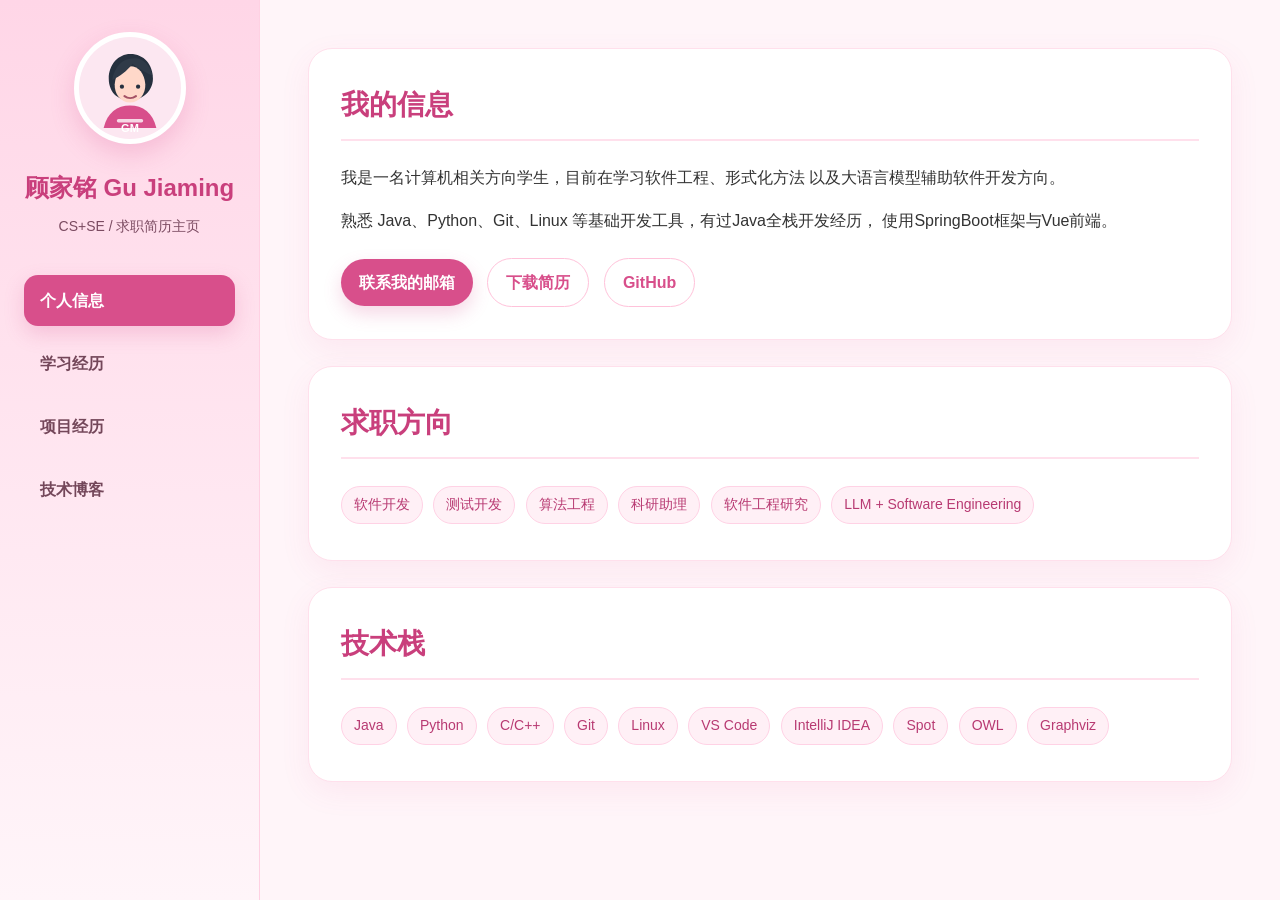
<file: index.html>
<!DOCTYPE html>
<html lang="zh-CN">
<head>
  <meta charset="UTF-8" />
  <meta name="viewport" content="width=device-width, initial-scale=1.0" />
  <title>个人主页 | 首页</title>
  <link rel="stylesheet" href="style.css" />
</head>

<body>
  <div class="layout">

    <aside class="sidebar">
      <div class="profile">
        <img class="avatar" src="avatar.svg" alt="个人头像" />
        <h1>顾家铭 Gu Jiaming</h1>
        <p>CS+SE / 求职简历主页</p>
      </div>

      <nav class="nav">
        <a class="active" href="index.html">个人信息</a>
        <a href="education.html">学习经历</a>
        <a href="projects.html">项目经历</a>
        <a href="blog.html">技术博客</a>
      </nav>
    </aside>

    <main class="content">
      <div class="container">

        <section class="card">
          <h2>我的信息</h2>
          <p>
            我是一名计算机相关方向学生，目前在学习软件工程、形式化方法
            以及大语言模型辅助软件开发方向。
          </p>

          <p>
            熟悉 Java、Python、Git、Linux 等基础开发工具，有过Java全栈开发经历，
            使用SpringBoot框架与Vue前端。
          </p>

          <a class="button" href="mailto:2415276178@qq.com">联系我的邮箱</a>
          <a class="button secondary" href="resume.pdf">下载简历</a>
          <a class="button secondary" href="https://github.com//boluo-tangbao">GitHub</a>
        </section>

        <section class="card">
          <h2>求职方向</h2>
          <span class="tag">软件开发</span>
          <span class="tag">测试开发</span>
          <span class="tag">算法工程</span>
          <span class="tag">科研助理</span>
          <span class="tag">软件工程研究</span>
          <span class="tag">LLM + Software Engineering</span>
        </section>

        <section class="card">
          <h2>技术栈</h2>
          <span class="tag">Java</span>
          <span class="tag">Python</span>
          <span class="tag">C/C++</span>
          <span class="tag">Git</span>
          <span class="tag">Linux</span>
          <span class="tag">VS Code</span>
          <span class="tag">IntelliJ IDEA</span>
          <span class="tag">Spot</span>
          <span class="tag">OWL</span>
          <span class="tag">Graphviz</span>
        </section>

      </div>
    </main>

  </div>
</body>
</html>
</file>
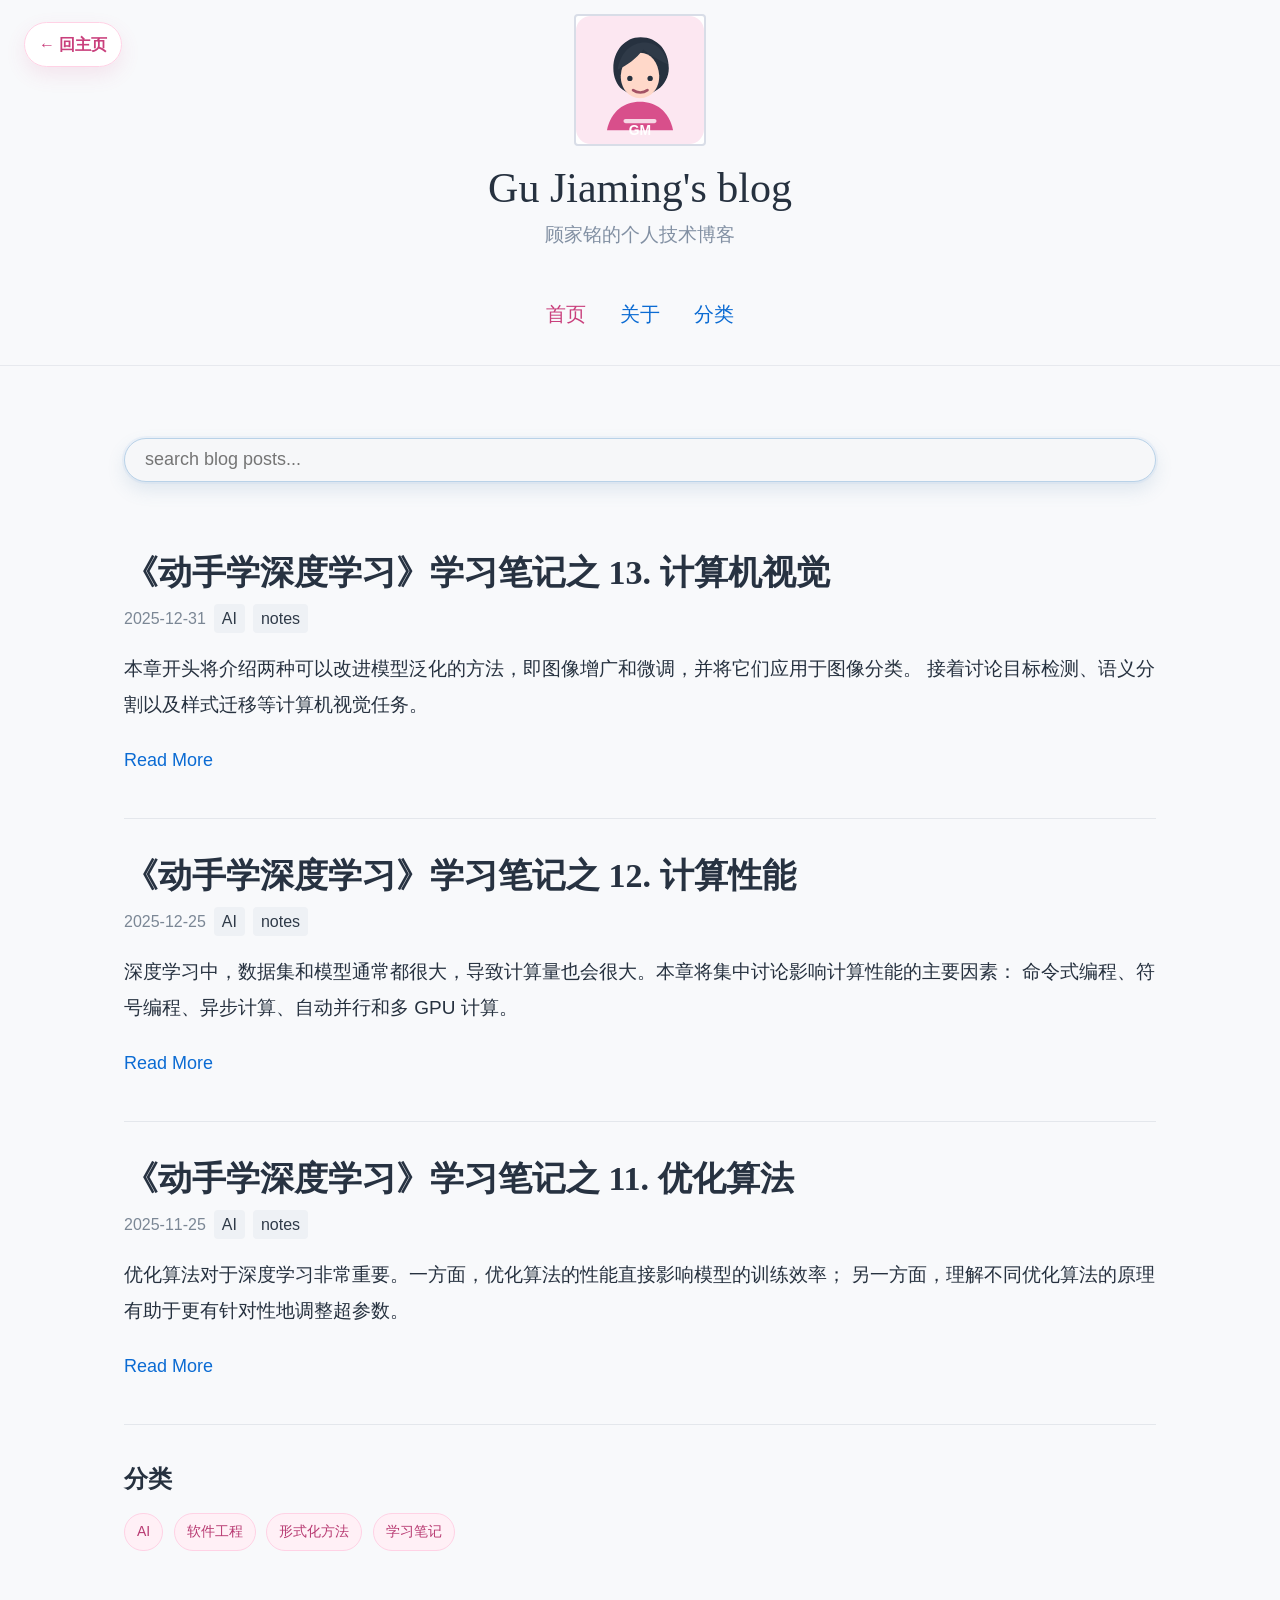
<file: blog.html>
<!DOCTYPE html>
<html lang="zh-CN">
<head>
  <meta charset="UTF-8" />
  <meta name="viewport" content="width=device-width, initial-scale=1.0" />
  <title>个人主页 | 技术博客</title>
  <link rel="stylesheet" href="style.css" />
</head>

<body class="blog-page">
  <a class="back-home" href="index.html">← 回主页</a>

  <header class="blog-hero">
    <img class="blog-avatar" src="avatar.svg" alt="个人头像" />
    <h1>Gu Jiaming's blog</h1>
    <p>顾家铭的个人技术博客</p>

    <nav class="blog-tabs">
      <a class="active" href="blog.html">首页</a>
      <a href="index.html">关于</a>
      <a href="#categories">分类</a>
    </nav>
  </header>

  <main class="blog-main">
    <label class="search-box">
      <span class="sr-only">搜索博客文章</span>
      <input type="search" placeholder="search blog posts..." />
    </label>

    <article class="post-preview">
      <h2>《动手学深度学习》学习笔记之 13. 计算机视觉</h2>
      <div class="post-meta">
        <time datetime="2025-12-31">2025-12-31</time>
        <span>AI</span>
        <span>notes</span>
      </div>
      <p>
        本章开头将介绍两种可以改进模型泛化的方法，即图像增广和微调，并将它们应用于图像分类。
        接着讨论目标检测、语义分割以及样式迁移等计算机视觉任务。
      </p>
      <span class="read-more">Read More</span>
    </article>

    <article class="post-preview">
      <h2>《动手学深度学习》学习笔记之 12. 计算性能</h2>
      <div class="post-meta">
        <time datetime="2025-12-25">2025-12-25</time>
        <span>AI</span>
        <span>notes</span>
      </div>
      <p>
        深度学习中，数据集和模型通常都很大，导致计算量也会很大。本章将集中讨论影响计算性能的主要因素：
        命令式编程、符号编程、异步计算、自动并行和多 GPU 计算。
      </p>
      <span class="read-more">Read More</span>
    </article>

    <article class="post-preview">
      <h2>《动手学深度学习》学习笔记之 11. 优化算法</h2>
      <div class="post-meta">
        <time datetime="2025-11-25">2025-11-25</time>
        <span>AI</span>
        <span>notes</span>
      </div>
      <p>
        优化算法对于深度学习非常重要。一方面，优化算法的性能直接影响模型的训练效率；
        另一方面，理解不同优化算法的原理有助于更有针对性地调整超参数。
      </p>
      <span class="read-more">Read More</span>
    </article>

    <section id="categories" class="blog-categories">
      <h2>分类</h2>
      <span class="tag">AI</span>
      <span class="tag">软件工程</span>
      <span class="tag">形式化方法</span>
      <span class="tag">学习笔记</span>
    </section>
  </main>
</body>
</html>
</file>
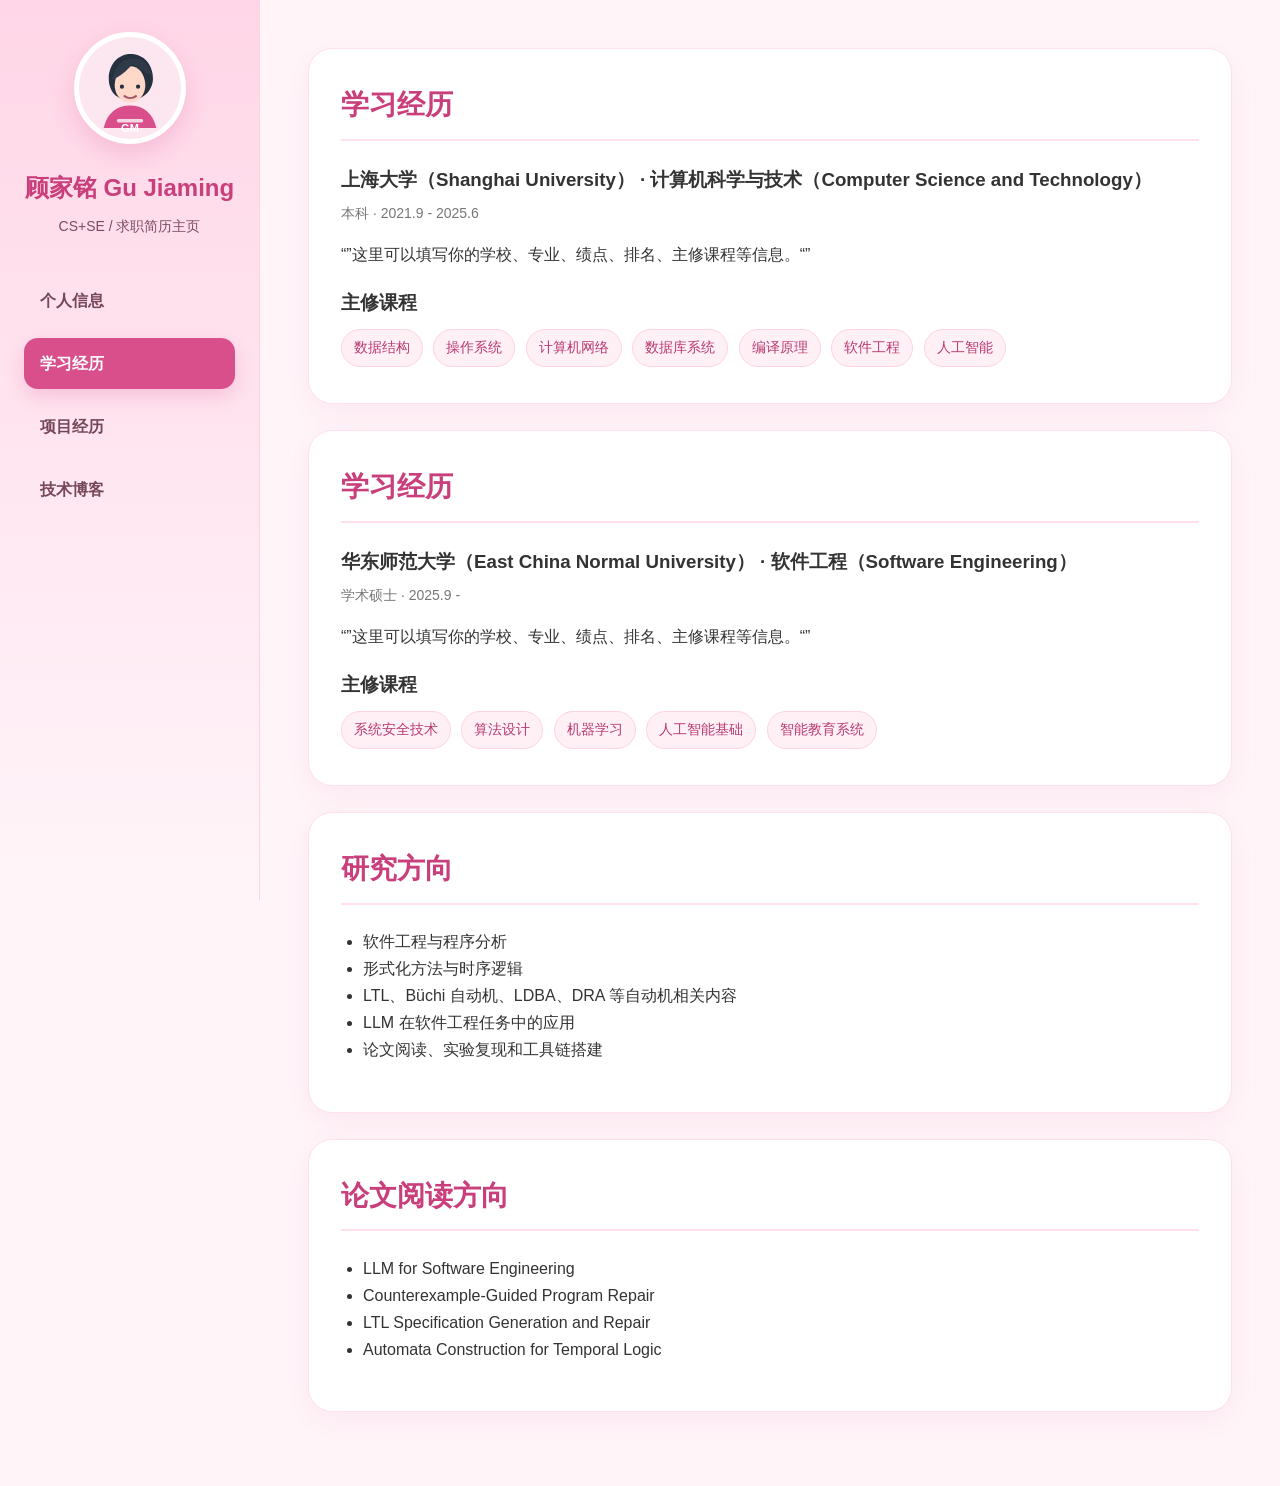
<file: education.html>
<!DOCTYPE html>
<html lang="zh-CN">
<head>
  <meta charset="UTF-8" />
  <meta name="viewport" content="width=device-width, initial-scale=1.0" />
  <title>个人主页 | 学习经历</title>
  <link rel="stylesheet" href="style.css" />
</head>

<body>
  <div class="layout">

    <aside class="sidebar">
      <div class="profile">
        <img class="avatar" src="avatar.svg" alt="个人头像" />
        <h1>顾家铭 Gu Jiaming</h1>
        <p>CS+SE / 求职简历主页</p>
      </div>

      <nav class="nav">
        <a href="index.html">个人信息</a>
        <a class="active" href="education.html">学习经历</a>
        <a href="projects.html">项目经历</a>
        <a href="blog.html">技术博客</a>
      </nav>
    </aside>

    <main class="content">
      <div class="container">

        <section class="card">
          <h2>学习经历</h2>

          <h3>上海大学（Shanghai University） · 计算机科学与技术（Computer Science and Technology）</h3>
          <div class="meta">本科 · 2021.9 - 2025.6</div>

          <p>
            “”这里可以填写你的学校、专业、绩点、排名、主修课程等信息。“”
          </p>

          <h3>主修课程</h3>
          <span class="tag">数据结构</span>
          <span class="tag">操作系统</span>
          <span class="tag">计算机网络</span>
          <span class="tag">数据库系统</span>
          <span class="tag">编译原理</span>
          <span class="tag">软件工程</span>
          <span class="tag">人工智能</span>
        </section>

        <section class="card">
          <h2>学习经历</h2>

          <h3>华东师范大学（East China Normal University） · 软件工程（Software Engineering）</h3>
          <div class="meta">学术硕士 · 2025.9 -</div>

          <p>
            “”这里可以填写你的学校、专业、绩点、排名、主修课程等信息。“”
          </p>

          <h3>主修课程</h3>
          <span class="tag">系统安全技术</span>
          <span class="tag">算法设计</span>
          <span class="tag">机器学习</span>
          <span class="tag">人工智能基础</span>
          <span class="tag">智能教育系统</span>
        </section>

        <section class="card">
          <h2>研究方向</h2>

          <ul>
            <li>软件工程与程序分析</li>
            <li>形式化方法与时序逻辑</li>
            <li>LTL、Büchi 自动机、LDBA、DRA 等自动机相关内容</li>
            <li>LLM 在软件工程任务中的应用</li>
            <li>论文阅读、实验复现和工具链搭建</li>
          </ul>
        </section>

        <section class="card">
          <h2>论文阅读方向</h2>

          <ul>
            <li>LLM for Software Engineering</li>
            <li>Counterexample-Guided Program Repair</li>
            <li>LTL Specification Generation and Repair</li>
            <li>Automata Construction for Temporal Logic</li>
          </ul>
        </section>

      </div>
    </main>

  </div>
</body>
</html>
</file>
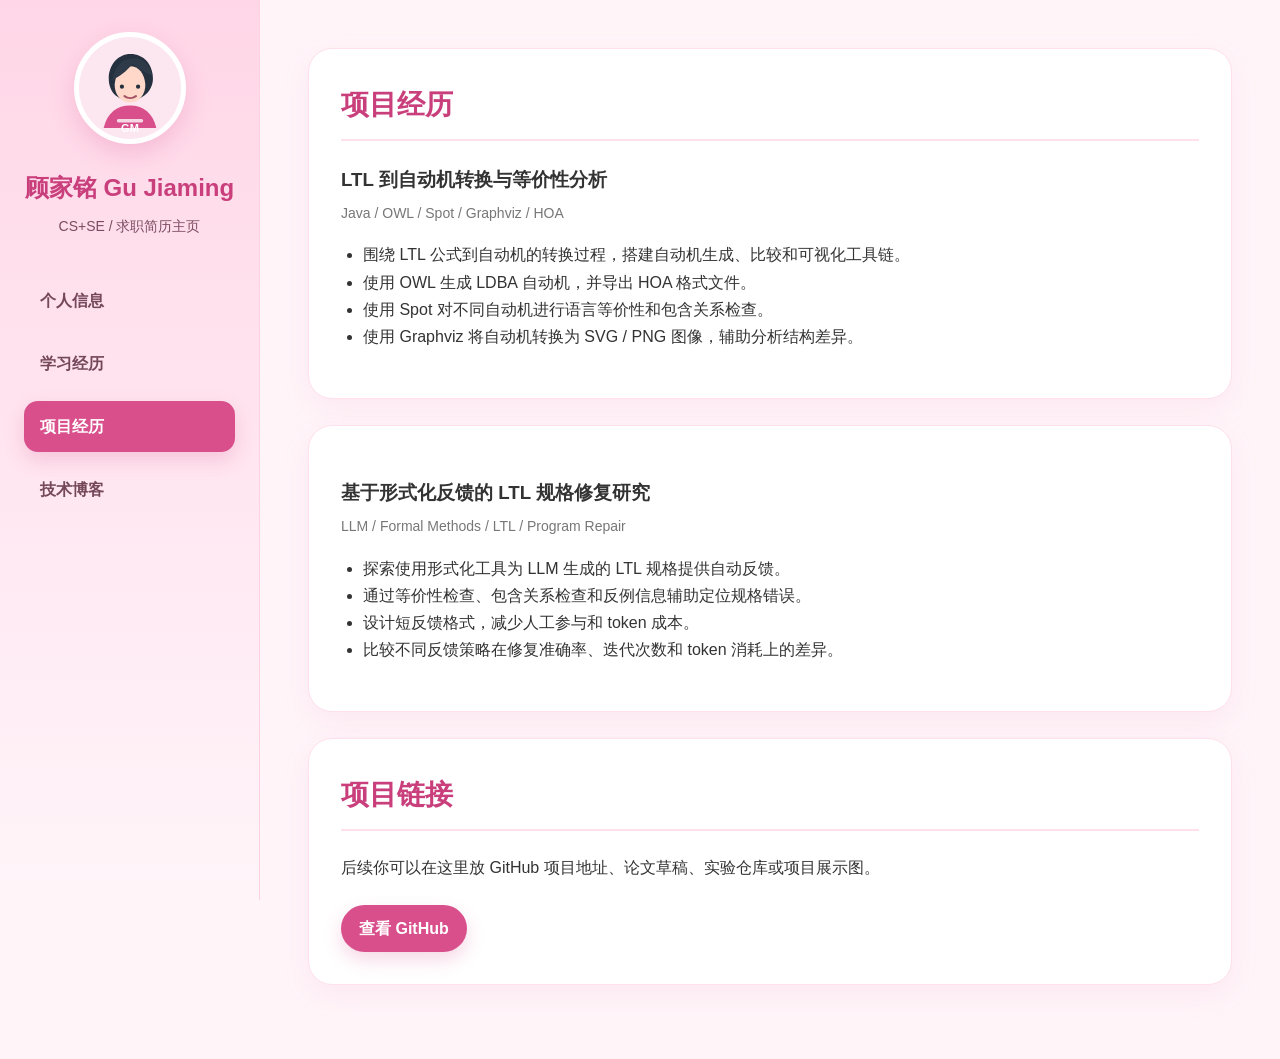
<file: projects.html>
<!DOCTYPE html>
<html lang="zh-CN">
<head>
  <meta charset="UTF-8" />
  <meta name="viewport" content="width=device-width, initial-scale=1.0" />
  <title>个人主页 | 项目经历</title>
  <link rel="stylesheet" href="style.css" />
</head>

<body>
  <div class="layout">

    <aside class="sidebar">
      <div class="profile">
        <img class="avatar" src="avatar.svg" alt="个人头像" />
        <h1>顾家铭 Gu Jiaming</h1>
        <p>CS+SE / 求职简历主页</p>
      </div>

      <nav class="nav">
        <a href="index.html">个人信息</a>
        <a href="education.html">学习经历</a>
        <a class="active" href="projects.html">项目经历</a>
        <a href="blog.html">技术博客</a>
      </nav>
    </aside>

    <main class="content">
      <div class="container">

        <section class="card">
          <h2>项目经历</h2>

          <h3>LTL 到自动机转换与等价性分析</h3>
          <div class="meta">Java / OWL / Spot / Graphviz / HOA</div>
          <ul>
            <li>围绕 LTL 公式到自动机的转换过程，搭建自动机生成、比较和可视化工具链。</li>
            <li>使用 OWL 生成 LDBA 自动机，并导出 HOA 格式文件。</li>
            <li>使用 Spot 对不同自动机进行语言等价性和包含关系检查。</li>
            <li>使用 Graphviz 将自动机转换为 SVG / PNG 图像，辅助分析结构差异。</li>
          </ul>
        </section>

        <section class="card">
          <h3>基于形式化反馈的 LTL 规格修复研究</h3>
          <div class="meta">LLM / Formal Methods / LTL / Program Repair</div>
          <ul>
            <li>探索使用形式化工具为 LLM 生成的 LTL 规格提供自动反馈。</li>
            <li>通过等价性检查、包含关系检查和反例信息辅助定位规格错误。</li>
            <li>设计短反馈格式，减少人工参与和 token 成本。</li>
            <li>比较不同反馈策略在修复准确率、迭代次数和 token 消耗上的差异。</li>
          </ul>
        </section>

        <section class="card">
          <h2>项目链接</h2>
          <p>
            后续你可以在这里放 GitHub 项目地址、论文草稿、实验仓库或项目展示图。
          </p>

          <a class="button" href="https://github.com/boluo-tangbao">查看 GitHub</a>
        </section>

      </div>
    </main>

  </div>
</body>
</html>
</file>
<file: style.css>
* {
  box-sizing: border-box;
}

body {
  margin: 0;
  font-family: "Segoe UI", "Microsoft YaHei", Arial, sans-serif;
  background: #fff5f9;
  color: #333;
  line-height: 1.7;
}

a {
  text-decoration: none;
  color: inherit;
}

.layout {
  display: flex;
  min-height: 100vh;
}

/* 左侧边栏 */
.sidebar {
  width: 260px;
  background: linear-gradient(180deg, #ffd6e7, #fff5f9);
  border-right: 1px solid #ffd1e3;
  padding: 32px 24px;
  position: fixed;
  left: 0;
  top: 0;
  bottom: 0;
}

.profile {
  text-align: center;
  margin-bottom: 36px;
}

.avatar {
  width: 112px;
  height: 112px;
  border-radius: 50%;
  object-fit: cover;
  border: 5px solid white;
  box-shadow: 0 10px 25px rgba(216, 79, 139, 0.22);
  background: white;
}

.profile h1 {
  margin: 16px 0 6px;
  font-size: 24px;
  color: #c93f7c;
}

.profile p {
  margin: 0;
  color: #7b4b61;
  font-size: 14px;
}

.nav {
  display: flex;
  flex-direction: column;
  gap: 12px;
}

.nav a {
  padding: 12px 16px;
  border-radius: 14px;
  color: #74475a;
  font-weight: 600;
  transition: 0.2s;
}

.nav a:hover {
  background: white;
  color: #d84f8b;
  box-shadow: 0 8px 20px rgba(216, 79, 139, 0.12);
}

.nav a.active {
  background: #d84f8b;
  color: white;
  box-shadow: 0 8px 20px rgba(216, 79, 139, 0.22);
}

/* 右侧主内容 */
.content {
  margin-left: 260px;
  width: calc(100% - 260px);
  padding: 48px;
}

.container {
  max-width: 960px;
  margin: 0 auto;
}

.card {
  background: white;
  border-radius: 24px;
  padding: 32px;
  margin-bottom: 26px;
  box-shadow: 0 10px 30px rgba(216, 79, 139, 0.08);
  border: 1px solid #ffe0ec;
}

.card h2 {
  margin-top: 0;
  color: #c93f7c;
  font-size: 28px;
  border-bottom: 2px solid #ffe0ec;
  padding-bottom: 10px;
}

.card h3 {
  margin-bottom: 6px;
  color: #333;
}

.meta {
  color: #777;
  font-size: 14px;
  margin-bottom: 8px;
}

.tag {
  display: inline-block;
  padding: 6px 12px;
  margin: 4px 6px 4px 0;
  background: #fff0f6;
  color: #b83a72;
  border-radius: 999px;
  font-size: 14px;
  border: 1px solid #ffd2e5;
}

.button {
  display: inline-block;
  padding: 10px 18px;
  border-radius: 999px;
  background: #d84f8b;
  color: white;
  font-weight: 600;
  margin-right: 10px;
  margin-top: 8px;
  box-shadow: 0 8px 18px rgba(216, 79, 139, 0.22);
}

.button.secondary {
  background: white;
  color: #d84f8b;
  border: 1px solid #ffc2da;
  box-shadow: none;
}

ul {
  padding-left: 22px;
}

.sr-only {
  position: absolute;
  width: 1px;
  height: 1px;
  padding: 0;
  margin: -1px;
  overflow: hidden;
  clip: rect(0, 0, 0, 0);
  white-space: nowrap;
  border: 0;
}

.blog-page {
  background: #f8f9fb;
  color: #26313f;
}

.back-home {
  position: fixed;
  top: 22px;
  left: 24px;
  z-index: 10;
  padding: 8px 14px;
  border-radius: 999px;
  color: #c93f7c;
  background: rgba(255, 255, 255, 0.88);
  border: 1px solid #ffd2e5;
  box-shadow: 0 8px 20px rgba(216, 79, 139, 0.12);
  font-weight: 600;
}

.blog-hero {
  text-align: center;
  padding: 14px 20px 34px;
  border-bottom: 1px solid #e7e9ee;
}

.blog-avatar {
  width: 132px;
  height: 132px;
  object-fit: cover;
  border-radius: 4px;
  border: 2px solid #d8dde7;
  background: white;
}

.blog-hero h1 {
  margin: 8px 0 4px;
  color: #26313f;
  font-family: Georgia, "Times New Roman", "Microsoft YaHei", serif;
  font-size: 42px;
  font-weight: 500;
  line-height: 1.25;
}

.blog-hero p {
  margin: 0;
  color: #8290a3;
  font-size: 19px;
}

.blog-tabs {
  display: flex;
  justify-content: center;
  gap: 34px;
  margin-top: 46px;
  font-size: 20px;
}

.blog-tabs a {
  color: #0b6bd3;
}

.blog-tabs a:hover,
.blog-tabs a.active {
  color: #c93f7c;
}

.blog-main {
  max-width: 1080px;
  margin: 0 auto;
  padding: 72px 24px 56px;
}

.search-box {
  display: block;
  margin-bottom: 34px;
}

.search-box input {
  width: 100%;
  height: 44px;
  padding: 0 20px;
  border: 1px solid #b9d2e8;
  border-radius: 999px;
  background: #f6f7f9;
  color: #26313f;
  font-size: 18px;
  box-shadow: 0 0 0 2px rgba(153, 190, 224, 0.12), 0 8px 18px rgba(91, 135, 176, 0.16);
}

.search-box input:focus {
  outline: 2px solid #d84f8b;
  border-color: #d84f8b;
}

.post-preview {
  padding: 34px 0 42px;
  border-bottom: 1px solid #e4e7ec;
}

.post-preview h2 {
  margin: 0 0 8px;
  color: #273241;
  font-family: Georgia, "Times New Roman", "Microsoft YaHei", serif;
  font-size: 34px;
  line-height: 1.35;
  font-weight: 700;
}

.post-meta {
  display: flex;
  flex-wrap: wrap;
  gap: 8px;
  align-items: center;
  margin-bottom: 18px;
  color: #7b8795;
  font-size: 16px;
}

.post-meta span {
  padding: 1px 8px;
  border-radius: 4px;
  background: #eef1f5;
  color: #2f3a48;
}

.post-preview p {
  margin: 0 0 22px;
  font-size: 19px;
  line-height: 1.9;
}

.read-more {
  color: #0b6bd3;
  font-size: 18px;
}

.blog-categories {
  padding-top: 34px;
}

.blog-categories h2 {
  margin: 0 0 10px;
  color: #26313f;
  font-size: 24px;
}

/* 手机端适配 */
@media (max-width: 800px) {
  .layout {
    flex-direction: column;
  }

  .sidebar {
    position: static;
    width: 100%;
    border-right: none;
    border-bottom: 1px solid #ffd1e3;
  }

  .content {
    margin-left: 0;
    width: 100%;
    padding: 24px;
  }

  .nav {
    flex-direction: row;
    flex-wrap: wrap;
    justify-content: center;
  }

  .back-home {
    position: static;
    display: inline-block;
    margin: 14px 0 0 14px;
  }

  .blog-hero {
    padding-top: 12px;
  }

  .blog-avatar {
    width: 104px;
    height: 104px;
  }

  .blog-hero h1 {
    font-size: 32px;
  }

  .blog-tabs {
    gap: 22px;
    margin-top: 30px;
    font-size: 18px;
  }

  .blog-main {
    padding: 38px 20px 42px;
  }

  .post-preview h2 {
    font-size: 26px;
  }

  .post-preview p {
    font-size: 17px;
  }
}
</file>
